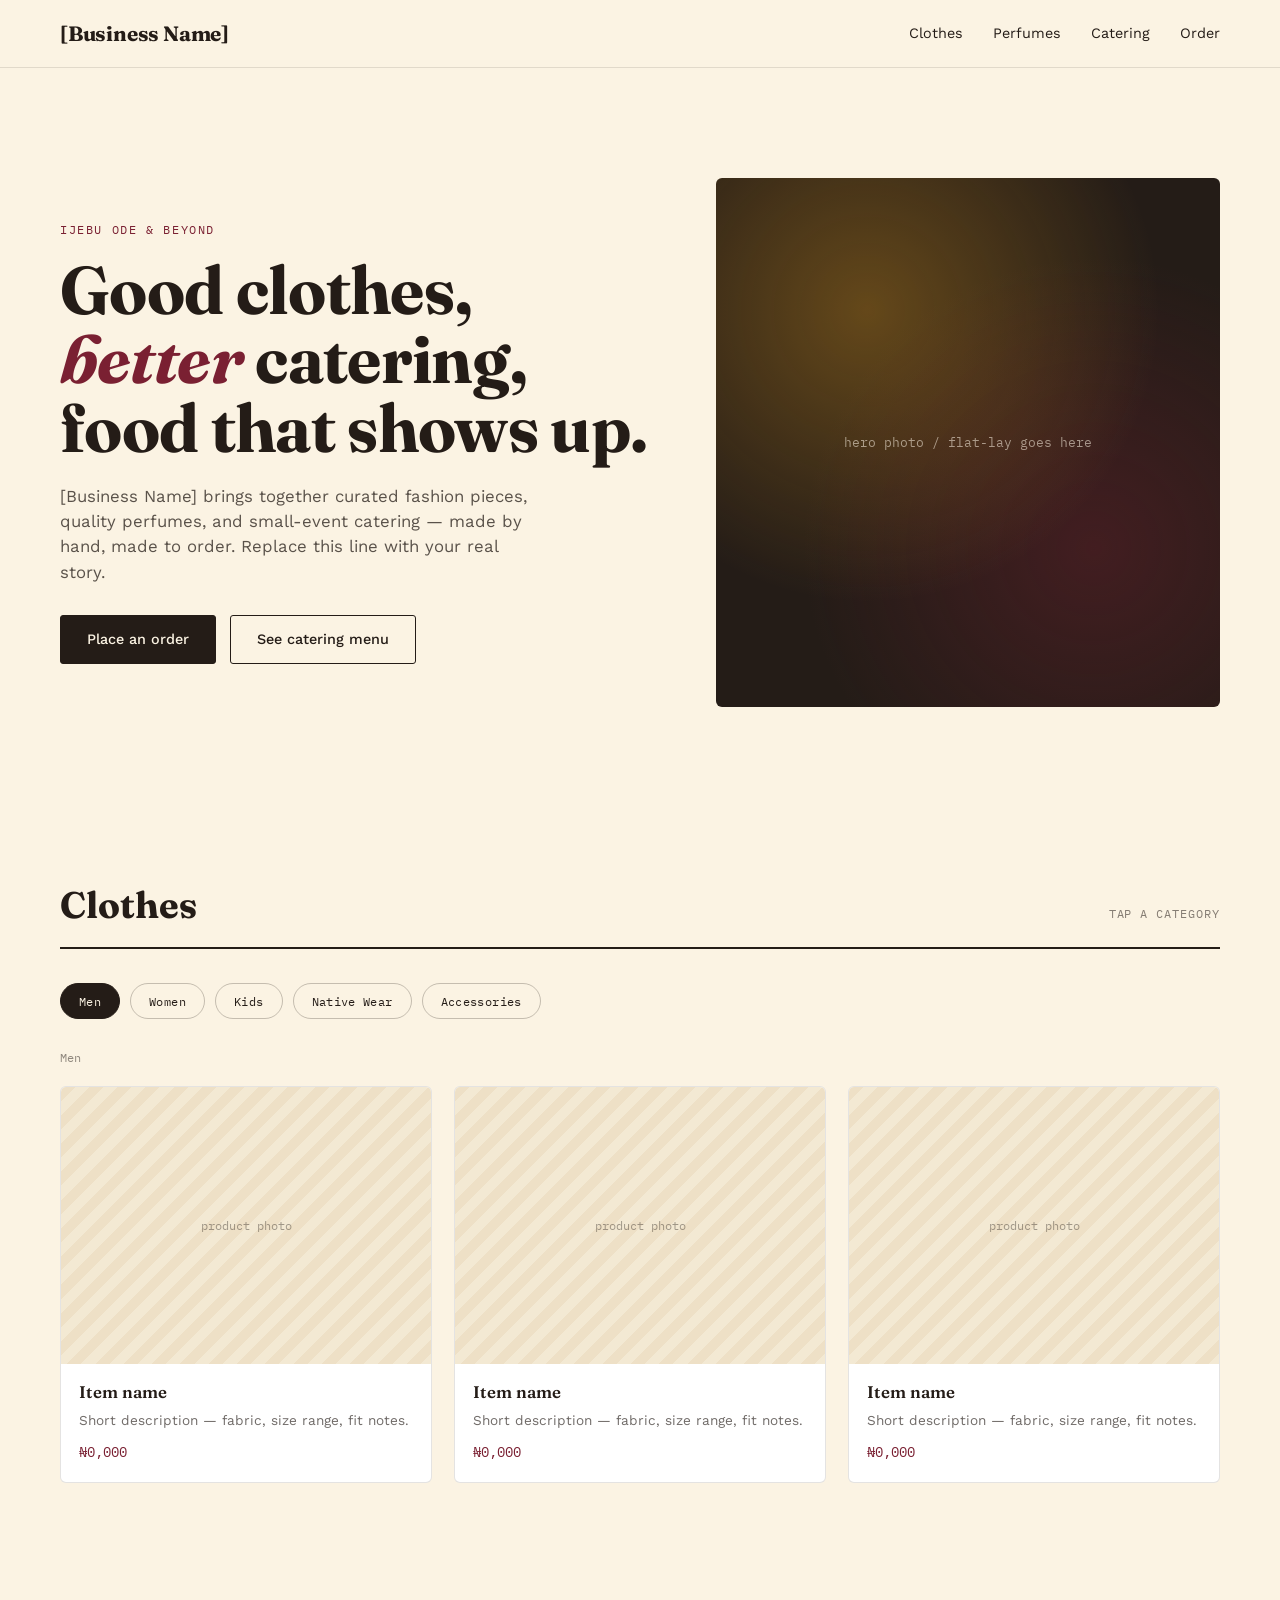
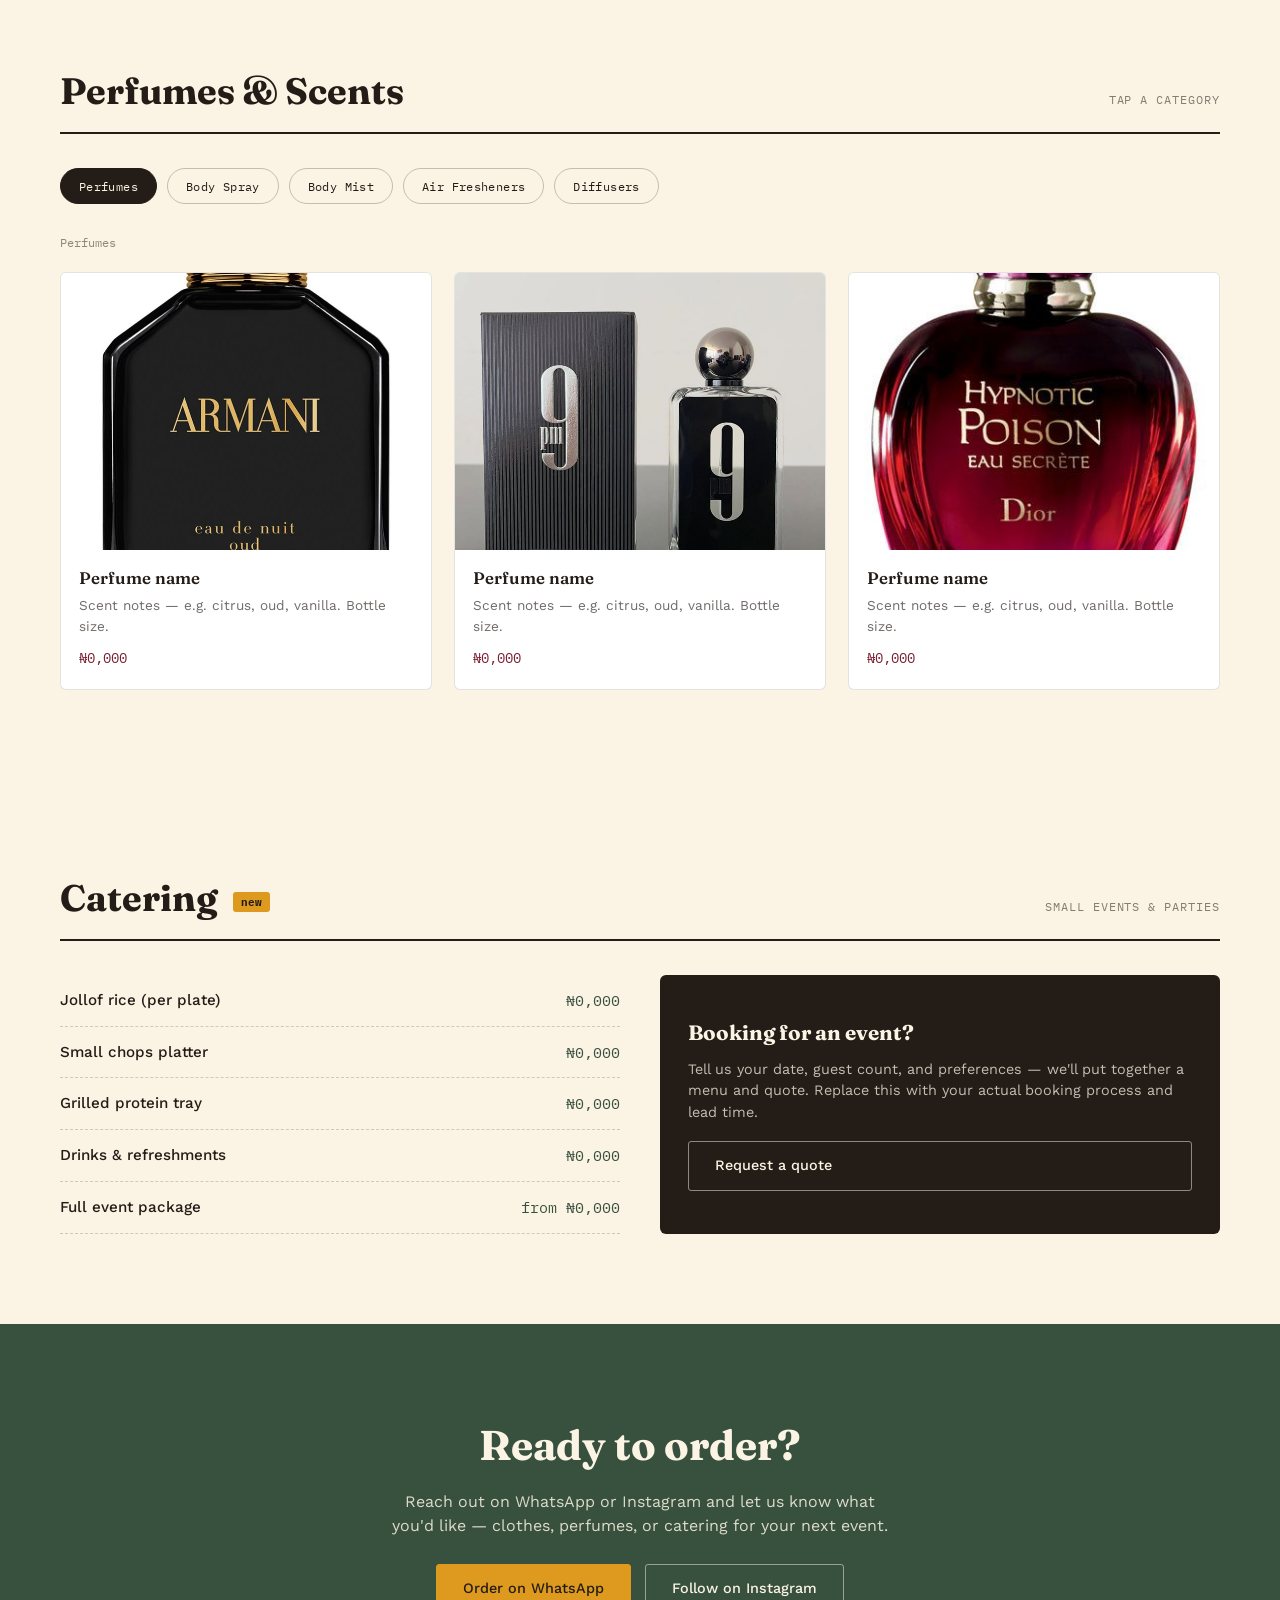
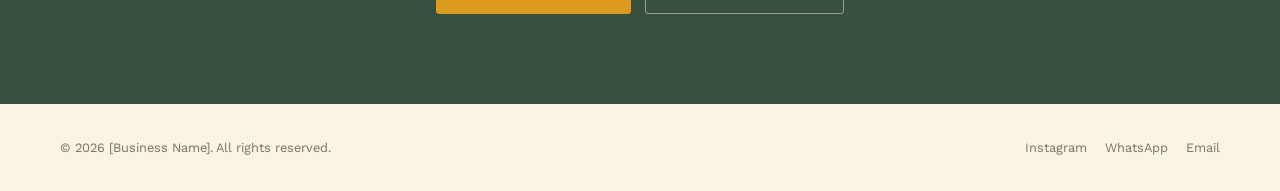
<file: marry/index.html>
<!DOCTYPE html>
<html lang="en">
<head>
<meta charset="UTF-8">
<meta name="viewport" content="width=device-width, initial-scale=1.0">
<title>[Business Name]</title>
<link rel="preconnect" href="https://fonts.googleapis.com">
<link href="https://fonts.googleapis.com/css2?family=Fraunces:ital,opsz,wght@0,9..144,600;0,9..144,700;1,9..144,600&family=Work+Sans:wght@400;500;600&family=IBM+Plex+Mono:wght@500&display=swap" rel="stylesheet">
<link rel="stylesheet" href="style.css">
</head>
<body>
 
<header>
  <div class="logo">[Business Name]</div>
  <nav>
    <a href="#clothes">Clothes</a>
    <a href="#perfumes">Perfumes</a>
    <a href="#catering">Catering</a>
    <a href="#order">Order</a>
  </nav>
</header>
 
<section class="hero">
  <div>
    <div class="eyebrow">Ijebu Ode &amp; beyond</div>
    <h1>Good clothes,<br><em>better</em> catering,<br>food that shows up.</h1>
    <p>[Business Name] brings together curated fashion pieces, quality perfumes, and small-event catering — made by hand, made to order. Replace this line with your real story.</p>
    <div class="btn-row">
      <a href="#order" class="btn btn-solid">Place an order</a>
      <a href="#catering" class="btn btn-outline">See catering menu</a>
    </div>
  </div>
  <div class="hero-visual">hero photo / flat-lay goes here</div>
</section>
 
<div class="weave"></div>
 
<section class="stall" id="clothes">
  <div class="stall-head">
    <div class="stall-title">Clothes</div>
    <div class="stall-tag">tap a category</div>
  </div>
 
  <div class="tab-row">
    <button class="tab-btn active" data-tab="men">Men</button>
    <button class="tab-btn" data-tab="women">Women</button>
    <button class="tab-btn" data-tab="kids">Kids</button>
    <button class="tab-btn" data-tab="native">Native Wear</button>
    <button class="tab-btn" data-tab="accessories">Accessories</button>
  </div>
 
  <div class="tab-panel active" data-panel="men">
    <div class="tab-count">Men</div>
    <div class="card-grid">
      <div class="card">
        <div class="card-img">product photo</div>
        <div class="card-body">
          <div class="card-title">Item name</div>
          <div class="card-desc">Short description — fabric, size range, fit notes.</div>
          <div class="card-price">₦0,000</div>
        </div>
      </div>
      <div class="card">
        <div class="card-img">product photo</div>
        <div class="card-body">
          <div class="card-title">Item name</div>
          <div class="card-desc">Short description — fabric, size range, fit notes.</div>
          <div class="card-price">₦0,000</div>
        </div>
      </div>
      <div class="card">
        <div class="card-img">product photo</div>
        <div class="card-body">
          <div class="card-title">Item name</div>
          <div class="card-desc">Short description — fabric, size range, fit notes.</div>
          <div class="card-price">₦0,000</div>
        </div>
      </div>
    </div>
  </div>
 
  <div class="tab-panel" data-panel="women">
    <div class="tab-count">Women</div>
    <div class="card-grid">
      <div class="card">
        <div class="card-img">product photo</div>
        <div class="card-body">
          <div class="card-title">Item name</div>
          <div class="card-desc">Short description — fabric, size range, fit notes.</div>
          <div class="card-price">₦0,000</div>
        </div>
      </div>
      <div class="card">
        <div class="card-img">product photo</div>
        <div class="card-body">
          <div class="card-title">Item name</div>
          <div class="card-desc">Short description — fabric, size range, fit notes.</div>
          <div class="card-price">₦0,000</div>
        </div>
      </div>
      <div class="card">
        <div class="card-img">product photo</div>
        <div class="card-body">
          <div class="card-title">Item name</div>
          <div class="card-desc">Short description — fabric, size range, fit notes.</div>
          <div class="card-price">₦0,000</div>
        </div>
      </div>
    </div>
  </div>
 
  <div class="tab-panel" data-panel="kids">
    <div class="tab-count">Kids</div>
    <div class="card-grid">
      <div class="card">
        <div class="card-img">product photo</div>
        <div class="card-body">
          <div class="card-title">Item name</div>
          <div class="card-desc">Short description — fabric, size range, fit notes.</div>
          <div class="card-price">₦0,000</div>
        </div>
      </div>
      <div class="card">
        <div class="card-img">product photo</div>
        <div class="card-body">
          <div class="card-title">Item name</div>
          <div class="card-desc">Short description — fabric, size range, fit notes.</div>
          <div class="card-price">₦0,000</div>
        </div>
      </div>
      <div class="card">
        <div class="card-img">product photo</div>
        <div class="card-body">
          <div class="card-title">Item name</div>
          <div class="card-desc">Short description — fabric, size range, fit notes.</div>
          <div class="card-price">₦0,000</div>
        </div>
      </div>
    </div>
  </div>
 
  <div class="tab-panel" data-panel="native">
    <div class="tab-count">Native Wear</div>
    <div class="card-grid">
      <div class="card">
        <div class="card-img">product photo</div>
        <div class="card-body">
          <div class="card-title">Item name</div>
          <div class="card-desc">Short description — fabric, size range, fit notes.</div>
          <div class="card-price">₦0,000</div>
        </div>
      </div>
      <div class="card">
        <div class="card-img">product photo</div>
        <div class="card-body">
          <div class="card-title">Item name</div>
          <div class="card-desc">Short description — fabric, size range, fit notes.</div>
          <div class="card-price">₦0,000</div>
        </div>
      </div>
      <div class="card">
        <div class="card-img">product photo</div>
        <div class="card-body">
          <div class="card-title">Item name</div>
          <div class="card-desc">Short description — fabric, size range, fit notes.</div>
          <div class="card-price">₦0,000</div>
        </div>
      </div>
    </div>
  </div>
 
  <div class="tab-panel" data-panel="accessories">
    <div class="tab-count">Accessories</div>
    <div class="card-grid">
      <div class="card">
        <div class="card-img">product photo</div>
        <div class="card-body">
          <div class="card-title">Item name</div>
          <div class="card-desc">Short description — fabric, size range, fit notes.</div>
          <div class="card-price">₦0,000</div>
        </div>
      </div>
      <div class="card">
        <div class="card-img">product photo</div>
        <div class="card-body">
          <div class="card-title">Item name</div>
          <div class="card-desc">Short description — fabric, size range, fit notes.</div>
          <div class="card-price">₦0,000</div>
        </div>
      </div>
      <div class="card">
        <div class="card-img">product photo</div>
        <div class="card-body">
          <div class="card-title">Item name</div>
          <div class="card-desc">Short description — fabric, size range, fit notes.</div>
          <div class="card-price">₦0,000</div>
        </div>
      </div>
    </div>
  </div>
</section>
 
<div class="weave"></div>
 
<section class="stall" id="perfumes">
  <div class="stall-head">
    <div class="stall-title">Perfumes &amp; Scents</div>
    <div class="stall-tag">tap a category</div>
  </div>
 
  <div class="tab-row">
    <button class="tab-btn active" data-tab="perfume">Perfumes</button>
    <button class="tab-btn" data-tab="bodyspray">Body Spray</button>
    <button class="tab-btn" data-tab="bodymist">Body Mist</button>
    <button class="tab-btn" data-tab="airfreshener">Air Fresheners</button>
    <button class="tab-btn" data-tab="diffuser">Diffusers</button>
  </div>
 
  <div class="tab-panel active" data-panel="perfume">
    <div class="tab-count">Perfumes</div>
    <div class="card-grid">
      <div class="card">
        <div class="card-img"><img src="images/aroma.jpg" alt="Perfume" style="width:100%; height:40vh;"></div>
        <div class="card-body">
          <div class="card-title">Perfume name</div>
          <div class="card-desc">Scent notes — e.g. citrus, oud, vanilla. Bottle size.</div>
          <div class="card-price">₦0,000</div>
        </div>
      </div>
      <div class="card">
        <div class="card-img"><img src="images/pef.jpg" alt="Perfume"></div>
        <div class="card-body">
          <div class="card-title">Perfume name</div>
          <div class="card-desc">Scent notes — e.g. citrus, oud, vanilla. Bottle size.</div>
          <div class="card-price">₦0,000</div>
        </div>
      </div>
      <div class="card">
        <div class="card-img"><img src="images/Hypnotic Poison Dior.jpg" alt="Perfume"></div>
        <div class="card-body">
          <div class="card-title">Perfume name</div>
          <div class="card-desc">Scent notes — e.g. citrus, oud, vanilla. Bottle size.</div>
          <div class="card-price">₦0,000</div>
        </div>
      </div>
    </div>
  </div>
 
  <div class="tab-panel" data-panel="bodyspray">
    <div class="tab-count">Body Spray</div>
    <div class="card-grid">
      <div class="card">
        <div class="card-img"><img src="images/download (6).jpg" alt=""></div>
        <div class="card-body">
          <div class="card-title">Body spray name</div>
          <div class="card-desc">Scent family, can size (e.g. 200ml).</div>
          <div class="card-price">₦0,000</div>
        </div>
      </div>
      <div class="card">
        <div class="card-img"><img src="images/bandgifts.jpg" alt=""></div>
        <div class="card-body">
          <div class="card-title">Body spray name</div>
          <div class="card-desc">Scent family, can size (e.g. 200ml).</div>
          <div class="card-price">₦0,000</div>
        </div>
      </div>
      <div class="card">
        <div class="card-img"><img src="images/amber wood.jpg" alt=""></div>
        <div class="card-body">
          <div class="card-title">Body spray name</div>
          <div class="card-desc">Scent family, can size (e.g. 200ml).</div>
          <div class="card-price">₦0,000</div>
        </div>
      </div>
    </div>
  </div>
 
  <div class="tab-panel" data-panel="bodymist">
    <div class="tab-count">Body Mist</div>
    <div class="card-grid">
      <div class="card">
        <div class="card-img">body mist photo</div>
        <div class="card-body">
          <div class="card-title">Body mist name</div>
          <div class="card-desc">Light, everyday scent. Bottle size.</div>
          <div class="card-price">₦0,000</div>
        </div>
      </div>
      <div class="card">
        <div class="card-img">body mist photo</div>
        <div class="card-body">
          <div class="card-title">Body mist name</div>
          <div class="card-desc">Light, everyday scent. Bottle size.</div>
          <div class="card-price">₦0,000</div>
        </div>
      </div>
      <div class="card">
        <div class="card-img">body mist photo</div>
        <div class="card-body">
          <div class="card-title">Body mist name</div>
          <div class="card-desc">Light, everyday scent. Bottle size.</div>
          <div class="card-price">₦0,000</div>
        </div>
      </div>
    </div>
  </div>
 
  <div class="tab-panel" data-panel="airfreshener">
    <div class="tab-count">Air Fresheners</div>
    <div class="card-grid">
      <div class="card">
        <div class="card-img">air freshener photo</div>
        <div class="card-body">
          <div class="card-title">Air freshener name</div>
          <div class="card-desc">Room / car spray, scent, size.</div>
          <div class="card-price">₦0,000</div>
        </div>
      </div>
      <div class="card">
        <div class="card-img">air freshener photo</div>
        <div class="card-body">
          <div class="card-title">Air freshener name</div>
          <div class="card-desc">Room / car spray, scent, size.</div>
          <div class="card-price">₦0,000</div>
        </div>
      </div>
      <div class="card">
        <div class="card-img">air freshener photo</div>
        <div class="card-body">
          <div class="card-title">Air freshener name</div>
          <div class="card-desc">Room / car spray, scent, size.</div>
          <div class="card-price">₦0,000</div>
        </div>
      </div>
    </div>
  </div>
 
  <div class="tab-panel" data-panel="diffuser">
    <div class="tab-count">Diffusers</div>
    <div class="card-grid">
      <div class="card">
        <div class="card-img">diffuser photo</div>
        <div class="card-body">
          <div class="card-title">Diffuser name</div>
          <div class="card-desc">Reed count, scent, jar size, how long it lasts.</div>
          <div class="card-price">₦0,000</div>
        </div>
      </div>
      <div class="card">
        <div class="card-img">diffuser photo</div>
        <div class="card-body">
          <div class="card-title">Diffuser name</div>
          <div class="card-desc">Reed count, scent, jar size, how long it lasts.</div>
          <div class="card-price">₦0,000</div>
        </div>
      </div>
      <div class="card">
        <div class="card-img">diffuser photo</div>
        <div class="card-body">
          <div class="card-title">Diffuser name</div>
          <div class="card-desc">Reed count, scent, jar size, how long it lasts.</div>
          <div class="card-price">₦0,000</div>
        </div>
      </div>
    </div>
  </div>
</section>
 
<div class="weave"></div>
 
<section class="stall" id="catering">
  <div class="stall-head">
    <div class="stall-title">Catering <span class="edit-flag">new</span></div>
    <div class="stall-tag">small events &amp; parties</div>
  </div>
  <div class="catering-wrap">
    <ul class="menu-list">
      <li><span>Jollof rice (per plate)</span><span>₦0,000</span></li>
      <li><span>Small chops platter</span><span>₦0,000</span></li>
      <li><span>Grilled protein tray</span><span>₦0,000</span></li>
      <li><span>Drinks &amp; refreshments</span><span>₦0,000</span></li>
      <li><span>Full event package</span><span>from ₦0,000</span></li>
    </ul>
    <div class="cater-note">
      <h3>Booking for an event?</h3>
      <p>Tell us your date, guest count, and preferences — we'll put together a menu and quote. Replace this with your actual booking process and lead time.</p>
      <a href="#order" class="btn btn-outline" style="border-color:rgba(251,243,227,.5); color:var(--cream);">Request a quote</a>
    </div>
  </div>
</section>
 
<section class="order" id="order">
  <h2>Ready to order?</h2>
  <p>Reach out on WhatsApp or Instagram and let us know what you'd like — clothes, perfumes, or catering for your next event.</p>
  <div class="btn-row">
    <a href="#" class="btn btn-solid">Order on WhatsApp</a>
    <a href="#" class="btn btn-outline">Follow on Instagram</a>
  </div>
</section>
 
<footer>
  <div>© <span id="year"></span> [Business Name]. All rights reserved.</div>
  <div class="foot-links">
    <a href="#">Instagram</a>
    <a href="#">WhatsApp</a>
    <a href="#">Email</a>
  </div>
</footer>
 
<script src="script.js"></script>
 
</body>
</html>
</file>
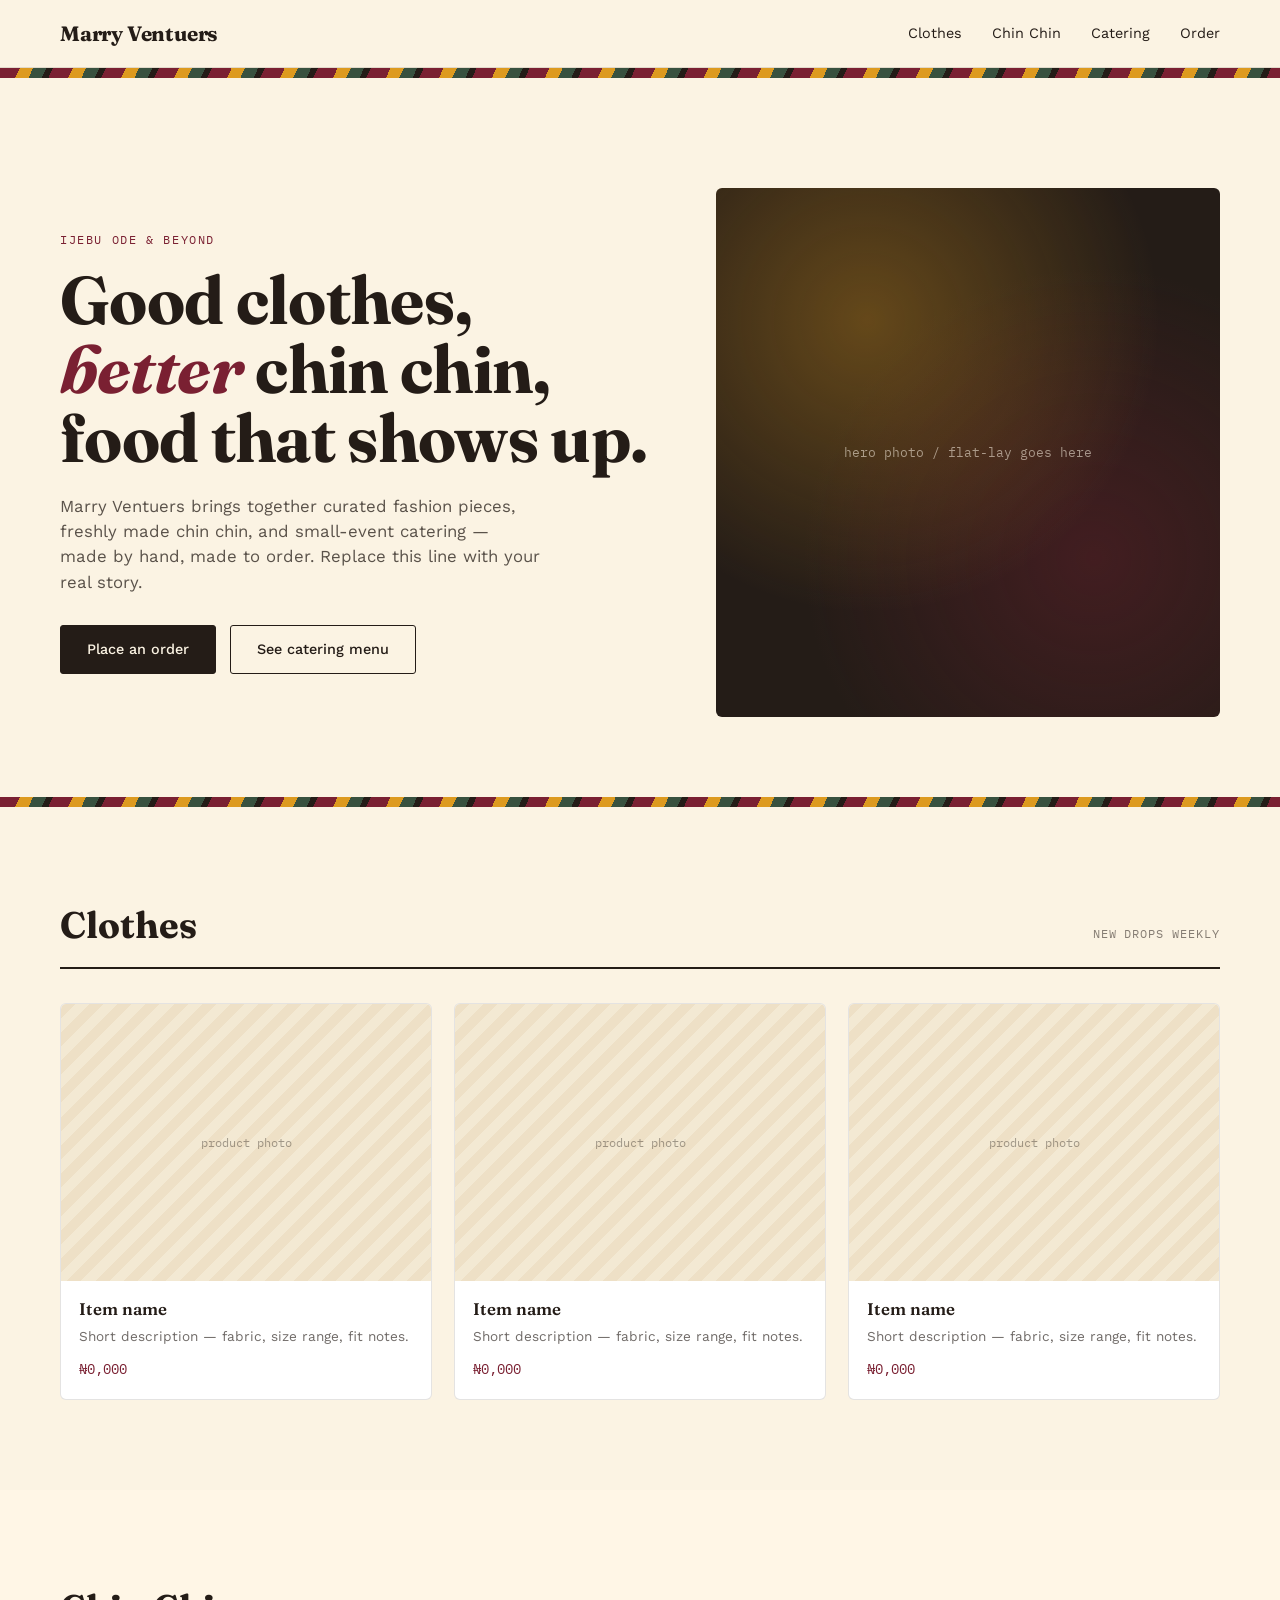
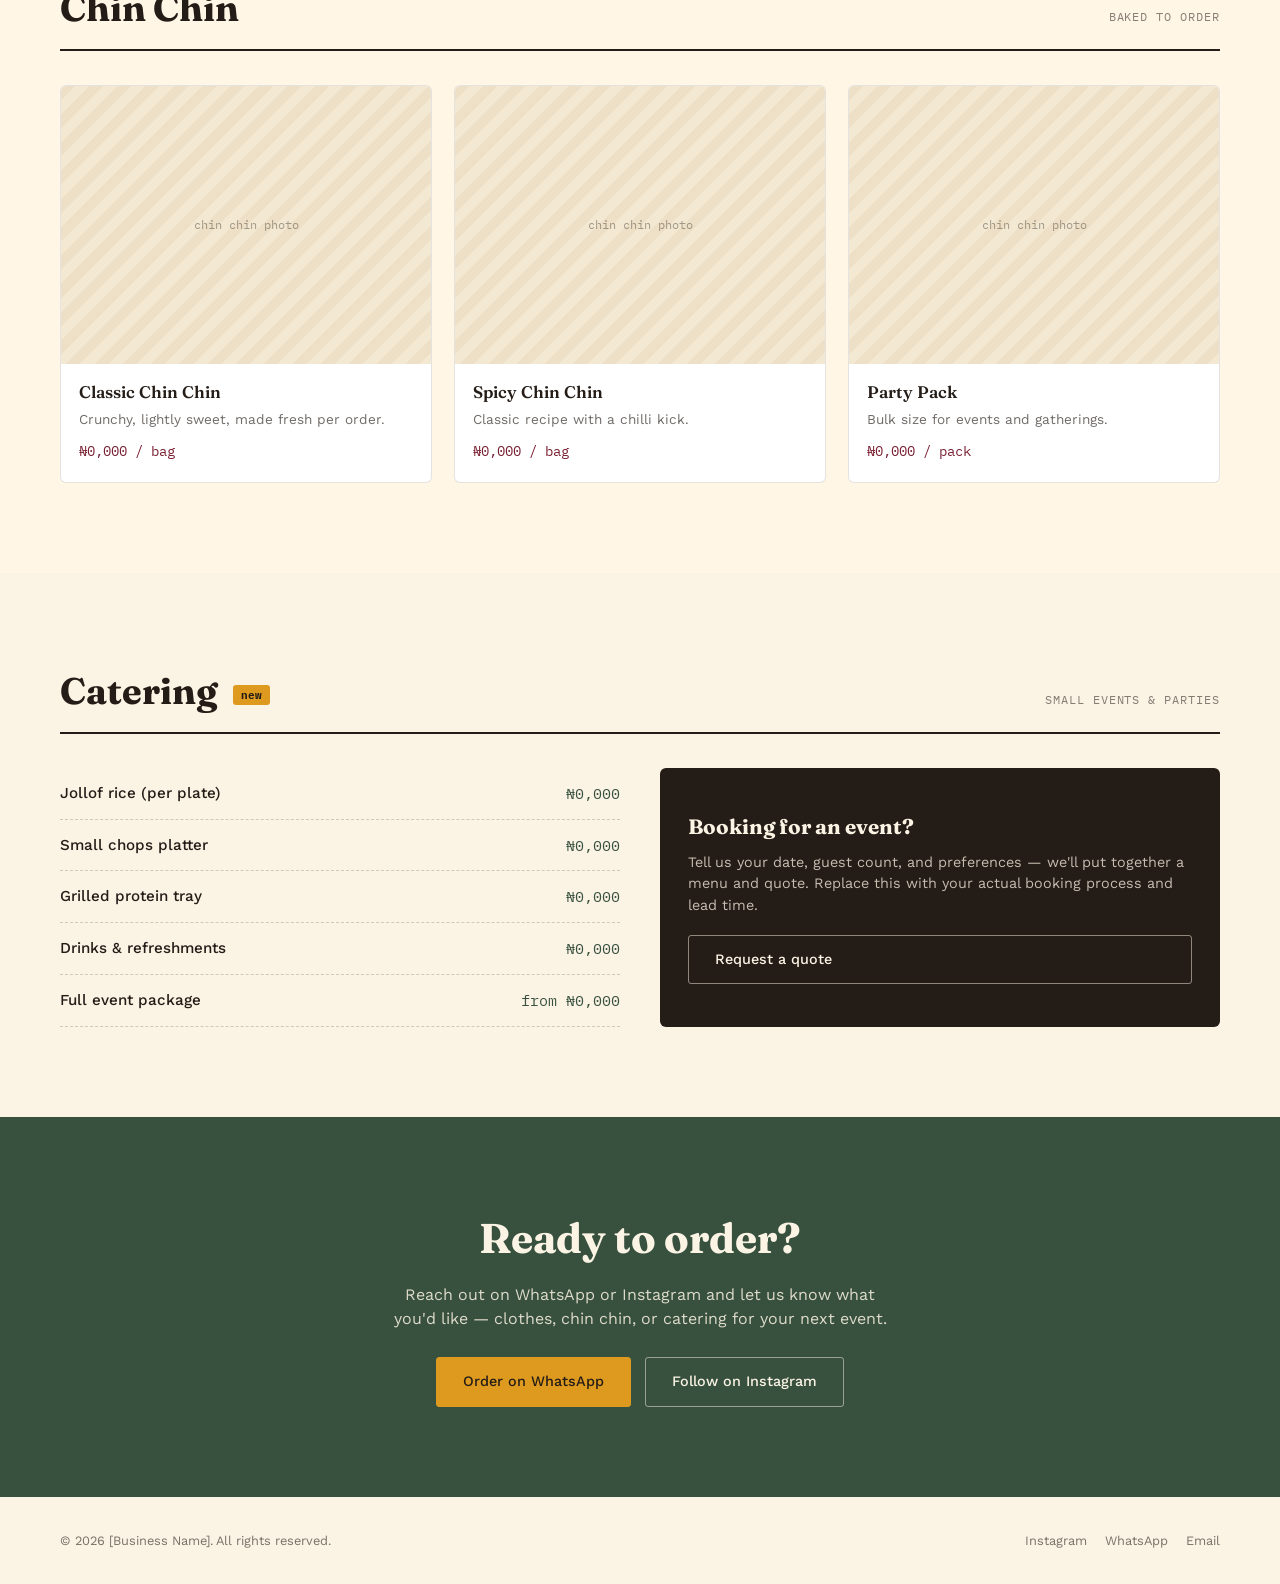
<file: Shoe/index.html>
<!DOCTYPE html> 
<html lang="en">
<head>
<meta charset="UTF-8">
<meta name="viewport" content="width=device-width, initial-scale=1.0">
<title>Marry Ventuers</title>
<link rel="preconnect" href="https://fonts.googleapis.com">
<link href="https://fonts.googleapis.com/css2?family=Fraunces:ital,opsz,wght@0,9..144,600;0,9..144,700;1,9..144,600&family=Work+Sans:wght@400;500;600&family=IBM+Plex+Mono:wght@500&display=swap" rel="stylesheet">
<link rel="stylesheet" href="style.css">
</head>
<body>
 
<header>
  <div class="logo">Marry Ventuers</div>
  <nav>
    <a href="#clothes">Clothes</a>
    <a href="#chinchin">Chin Chin</a>
    <a href="#catering">Catering</a>
    <a href="#order">Order</a>
  </nav>
</header>
<div class="weave"></div>
 
<section class="hero">
  <div>
    <div class="eyebrow">Ijebu Ode &amp; beyond</div>
    <h1>Good clothes,<br><em>better</em> chin chin,<br>food that shows up.</h1>
    <p>Marry Ventuers brings together curated fashion pieces, freshly made chin chin, and small-event catering — made by hand, made to order. Replace this line with your real story.</p>
    <div class="btn-row">
      <a href="#order" class="btn btn-solid">Place an order</a>
      <a href="#catering" class="btn btn-outline">See catering menu</a>
    </div>
  </div>
  <div class="hero-visual">hero photo / flat-lay goes here</div>
</section>
 
<div class="weave"></div>
 
<section class="stall" id="clothes">
  <div class="stall-head">
    <div class="stall-title">Clothes</div>
    <div class="stall-tag">new drops weekly</div>
  </div>
  <div class="card-grid">
    <div class="card">
      <div class="card-img">product photo</div>
      <div class="card-body">
        <div class="card-title">Item name</div>
        <div class="card-desc">Short description — fabric, size range, fit notes.</div>
        <div class="card-price">₦0,000</div>
      </div>
    </div>
    <div class="card">
      <div class="card-img">product photo</div>
      <div class="card-body">
        <div class="card-title">Item name</div>
        <div class="card-desc">Short description — fabric, size range, fit notes.</div>
        <div class="card-price">₦0,000</div>
      </div>
    </div>
    <div class="card">
      <div class="card-img">product photo</div>
      <div class="card-body">
        <div class="card-title">Item name</div>
        <div class="card-desc">Short description — fabric, size range, fit notes.</div>
        <div class="card-price">₦0,000</div>
      </div>
    </div>
  </div>
</section>
 
<section class="stall chinchin" id="chinchin">
  <div class="stall-head">
    <div class="stall-title">Chin Chin</div>
    <div class="stall-tag">baked to order</div>
  </div>
  <div class="card-grid">
    <div class="card">
      <div class="card-img">chin chin photo</div>
      <div class="card-body">
        <div class="card-title">Classic Chin Chin</div>
        <div class="card-desc">Crunchy, lightly sweet, made fresh per order.</div>
        <div class="card-price">₦0,000 / bag</div>
      </div>
    </div>
    <div class="card">
      <div class="card-img">chin chin photo</div>
      <div class="card-body">
        <div class="card-title">Spicy Chin Chin</div>
        <div class="card-desc">Classic recipe with a chilli kick.</div>
        <div class="card-price">₦0,000 / bag</div>
      </div>
    </div>
    <div class="card">
      <div class="card-img">chin chin photo</div>
      <div class="card-body">
        <div class="card-title">Party Pack</div>
        <div class="card-desc">Bulk size for events and gatherings.</div>
        <div class="card-price">₦0,000 / pack</div>
      </div>
    </div>
  </div>
</section>
 
<section class="stall" id="catering">
  <div class="stall-head">
    <div class="stall-title">Catering <span class="edit-flag">new</span></div>
    <div class="stall-tag">small events &amp; parties</div>
  </div>
  <div class="catering-wrap">
    <ul class="menu-list">
      <li><span>Jollof rice (per plate)</span><span>₦0,000</span></li>
      <li><span>Small chops platter</span><span>₦0,000</span></li>
      <li><span>Grilled protein tray</span><span>₦0,000</span></li>
      <li><span>Drinks &amp; refreshments</span><span>₦0,000</span></li>
      <li><span>Full event package</span><span>from ₦0,000</span></li>
    </ul>
    <div class="cater-note">
      <h3>Booking for an event?</h3>
      <p>Tell us your date, guest count, and preferences — we'll put together a menu and quote. Replace this with your actual booking process and lead time.</p>
      <a href="#order" class="btn btn-outline" style="border-color:rgba(251,243,227,.5); color:var(--cream);">Request a quote</a>
    </div>
  </div>
</section>
 
<section class="order" id="order">
  <h2>Ready to order?</h2>
  <p>Reach out on WhatsApp or Instagram and let us know what you'd like — clothes, chin chin, or catering for your next event.</p>
  <div class="btn-row">
    <a href="#" class="btn btn-solid">Order on WhatsApp</a>
    <a href="#" class="btn btn-outline">Follow on Instagram</a>
  </div>
</section>
 
<footer>
  <div>© <span id="year"></span> [Business Name]. All rights reserved.</div>
  <div class="foot-links">
    <a href="#">Instagram</a>
    <a href="#">WhatsApp</a>
    <a href="#">Email</a>
  </div>
</footer>
 
<script>
  document.getElementById('year').textContent = new Date().getFullYear();
</script>
 
</body>
</html>
</file>
<file: marry/style.css>
:root{
  --cream:#fbf3e3;
  --charcoal:#241c17;
  --maroon:#7a2032;
  --mustard:#dd9a1f;
  --forest:#38513f;
  --line:#241c17;
}
*{box-sizing:border-box; margin:0; padding:0;}
body{
  background: var(--cream);
  color: var(--charcoal);
  font-family:'Work Sans', sans-serif;
  line-height:1.5;
}
a{ color:inherit; }
img{ max-width:100%; display:block; }
 
/* .weave{
  height: 10px;
  background: repeating-linear-gradient(
    115deg,
    var(--maroon) 0 18px,
    var(--mustard) 18px 30px,
    var(--forest) 30px 42px,
    var(--charcoal) 42px 48px
  );
}
  */
header{
  padding: 18px clamp(20px,5vw,60px);
  display:flex; align-items:center; justify-content:space-between;
  border-bottom: 1px solid rgba(36,28,23,.12);
  position:sticky; top:0; background:var(--cream); z-index:50;
}
.logo{
  font-family:'Fraunces', serif; font-weight:700; font-size:1.3rem;
  letter-spacing:-.01em;
}
nav{ display:flex; gap: clamp(14px,3vw,30px); font-size:.9rem; }
nav a{ text-decoration:none; position:relative; }
nav a:hover{ color: var(--maroon); }
.nav-toggle{ display:none; background:none; border:none; font-size:1.4rem; cursor:pointer; }
@media (max-width: 680px){ nav{ display:none; } }
 
.hero{
  padding: clamp(50px,10vw,110px) clamp(20px,6vw,60px) clamp(40px,8vw,80px);
  display:grid; grid-template-columns: 1.1fr .9fr; gap: 40px; align-items:center;
}
@media (max-width: 780px){ .hero{ grid-template-columns:1fr; } }
.eyebrow{
  font-family:'IBM Plex Mono', monospace; font-size:.72rem; letter-spacing:.14em;
  text-transform:uppercase; color: var(--maroon); margin-bottom:18px;
}
h1{
  font-family:'Fraunces', serif; font-weight:700;
  font-size: clamp(2.4rem, 6vw, 4.2rem); line-height:1.02; letter-spacing:-.01em;
  margin-bottom: 22px;
}
h1 em{ font-style:italic; color: var(--maroon); }
.hero p{ font-size:1.05rem; max-width: 48ch; color: rgba(36,28,23,.75); margin-bottom: 30px; }
.btn-row{ display:flex; gap:14px; flex-wrap:wrap; }
.btn{
  display:inline-block; padding: 13px 26px; border-radius: 3px;
  font-size:.9rem; text-decoration:none; font-weight:500;
  border: 1px solid var(--charcoal);
}
.btn-solid{ background: var(--charcoal); color: var(--cream); }
.btn-outline{ background:transparent; color:var(--charcoal); }
 
.hero-visual{
  aspect-ratio: 1/1.05; border-radius: 6px;
  background:
    radial-gradient(circle at 30% 25%, rgba(221,154,31,.35), transparent 55%),
    radial-gradient(circle at 75% 70%, rgba(122,32,50,.35), transparent 55%),
    var(--charcoal);
  display:flex; align-items:center; justify-content:center;
  color: rgba(251,243,227,.55); font-family:'IBM Plex Mono',monospace; font-size:.8rem;
  text-align:center; padding: 20px;
}
 
section.stall{ padding: clamp(50px,8vw,90px) clamp(20px,6vw,60px); }
.stall-head{
  display:flex; align-items:baseline; justify-content:space-between; gap: 20px;
  margin-bottom: 34px; flex-wrap:wrap;
  border-bottom: 2px solid var(--charcoal); padding-bottom: 14px;
}
.stall-title{ font-family:'Fraunces', serif; font-weight:700; font-size: clamp(1.6rem,3.4vw,2.3rem); }
.stall-tag{ font-family:'IBM Plex Mono', monospace; font-size:.75rem; letter-spacing:.08em; text-transform:uppercase; color: rgba(36,28,23,.55); }
 
.card-grid{ display:grid; grid-template-columns: repeat(3, 1fr); gap: 22px; }
@media (max-width: 900px){ .card-grid{ grid-template-columns: repeat(2,1fr);} }
@media (max-width: 560px){ .card-grid{ grid-template-columns: 1fr;} }
 
.card{
  background:#fff; border: 1px solid rgba(36,28,23,.12); border-radius: 6px; overflow:hidden;
}
.card-img{
  aspect-ratio: 4/3; overflow:hidden;
  background: repeating-linear-gradient(135deg, #eee0c6, #eee0c6 10px, #f3e9d3 10px, #f3e9d3 20px);
  display:flex; align-items:center; justify-content:center;
  font-family:'IBM Plex Mono', monospace; font-size:.72rem; color: rgba(36,28,23,.4);
}
.card-img img{ width:100%; height:100%; object-fit: cover; display:block; }
.card-body{ padding: 16px 18px 20px; }
.card-title{ font-family:'Fraunces', serif; font-weight:600; font-size:1.05rem; margin-bottom:4px; }
.card-desc{ font-size:.85rem; color: rgba(36,28,23,.65); margin-bottom: 12px; }
.card-price{ font-family:'IBM Plex Mono', monospace; font-size:.85rem; color: var(--maroon); }
 
/* ---------- tabbed segments (used by Clothes and Perfumes sections) ---------- */
.tab-row{
  display:flex; gap:10px; flex-wrap:wrap; margin-bottom: 30px;
}
.tab-btn{
  font-family:'IBM Plex Mono', monospace; font-size:.78rem; letter-spacing:.03em;
  padding: 9px 18px; border-radius: 30px; border: 1px solid rgba(36,28,23,.25);
  background: transparent; color: var(--charcoal); cursor:pointer;
  transition: background .2s ease, color .2s ease, border-color .2s ease;
}
.tab-btn:hover{ border-color: var(--charcoal); }
.tab-btn.active{ background: var(--charcoal); color: var(--cream); border-color: var(--charcoal); }
 
.tab-panel{ display:none; }
.tab-panel.active{ display:block; animation: fadeIn .35s ease; }
@keyframes fadeIn{ from{ opacity:0; transform:translateY(6px);} to{ opacity:1; transform:translateY(0);} }
 
.tab-count{
  font-family:'IBM Plex Mono', monospace; font-size:.72rem; color: rgba(36,28,23,.5);
  margin-bottom: 20px;
}
 
.catering-wrap{ display:grid; grid-template-columns: 1fr 1fr; gap: 40px; }
@media (max-width: 780px){ .catering-wrap{ grid-template-columns:1fr; } }
.menu-list{ list-style:none; }
.menu-list li{
  display:flex; justify-content:space-between; gap:10px;
  padding: 14px 0; border-bottom: 1px dashed rgba(36,28,23,.2);
  font-size:.95rem;
}
.menu-list li span:first-child{ font-weight:500; }
.menu-list li span:last-child{ font-family:'IBM Plex Mono', monospace; color: var(--forest); }
.cater-note{
  background: var(--charcoal); color: var(--cream); border-radius:6px;
  padding: 26px 28px; display:flex; flex-direction:column; justify-content:center;
}
.cater-note h3{ font-family:'Fraunces', serif; font-size:1.3rem; margin-bottom:10px; }
.cater-note p{ font-size:.9rem; color: rgba(251,243,227,.75); margin-bottom: 18px; }
 
.order{
  padding: clamp(50px,8vw,90px) clamp(20px,6vw,60px);
  background: var(--forest); color: var(--cream); text-align:center;
}
.order h2{ font-family:'Fraunces', serif; font-size: clamp(1.8rem,4vw,2.6rem); margin-bottom: 14px; }
.order p{ opacity:.85; max-width: 50ch; margin: 0 auto 26px; }
.order .btn-row{ justify-content:center; }
.order .btn-solid{ background: var(--mustard); border-color: var(--mustard); color: var(--charcoal); }
.order .btn-outline{ border-color: rgba(251,243,227,.5); color: var(--cream); }
 
footer{
  padding: 34px clamp(20px,6vw,60px);
  display:flex; justify-content:space-between; align-items:center; flex-wrap:wrap; gap:14px;
  font-size:.8rem; color: rgba(36,28,23,.6);
}
.foot-links{ display:flex; gap: 18px; }
.foot-links a{ text-decoration:none; }
 
.edit-flag{
  font-family:'IBM Plex Mono', monospace; font-size:.68rem;
  background: var(--mustard); color: var(--charcoal);
  display:inline-block; padding: 2px 8px; border-radius: 3px; margin-left: 8px;
  vertical-align: middle;
}
</file>
<file: Shoe/style.css>
:root{
    --cream:#fbf3e3;
    --charcoal:#241c17;
    --maroon:#7a2032;
    --mustard:#dd9a1f;
    --forest:#38513f;
    --line:#241c17;
  }
  *{box-sizing:border-box; margin:0; padding:0;}
  body{
    background: var(--cream);
    color: var(--charcoal);
    font-family:'Work Sans', sans-serif;
    line-height:1.5;
  }
  a{ color:inherit; }
  img{ max-width:100%; display:block; }
 
  /* woven stripe pattern used as signature texture */
  .weave{
    height: 10px;
    background: repeating-linear-gradient(
      115deg,
      var(--maroon) 0 18px,
      var(--mustard) 18px 30px,
      var(--forest) 30px 42px,
      var(--charcoal) 42px 48px
    );
  }
 
  header{
    padding: 18px clamp(20px,5vw,60px);
    display:flex; align-items:center; justify-content:space-between;
    border-bottom: 1px solid rgba(36,28,23,.12);
    position:sticky; top:0; background:var(--cream); z-index:50;
  }
  .logo{
    font-family:'Fraunces', serif; font-weight:700; font-size:1.3rem;
    letter-spacing:-.01em;
  }
  nav{ display:flex; gap: clamp(14px,3vw,30px); font-size:.9rem; }
  nav a{ text-decoration:none; position:relative; }
  nav a:hover{ color: var(--maroon); }
  .nav-toggle{ display:none; background:none; border:none; font-size:1.4rem; cursor:pointer; }
  @media (max-width: 680px){
    nav{ display:none; }
  }
 
  /* ---------- hero ---------- */
  .hero{
    padding: clamp(50px,10vw,110px) clamp(20px,6vw,60px) clamp(40px,8vw,80px);
    display:grid; grid-template-columns: 1.1fr .9fr; gap: 40px; align-items:center;
  }
  @media (max-width: 780px){ .hero{ grid-template-columns:1fr; } }
  .eyebrow{
    font-family:'IBM Plex Mono', monospace; font-size:.72rem; letter-spacing:.14em;
    text-transform:uppercase; color: var(--maroon); margin-bottom:18px;
  }
  h1{
    font-family:'Fraunces', serif; font-weight:700;
    font-size: clamp(2.4rem, 6vw, 4.2rem); line-height:1.02; letter-spacing:-.01em;
    margin-bottom: 22px;
  }
  h1 em{ font-style:italic; color: var(--maroon); }
  .hero p{ font-size:1.05rem; max-width: 48ch; color: rgba(36,28,23,.75); margin-bottom: 30px; }
  .btn-row{ display:flex; gap:14px; flex-wrap:wrap; }
  .btn{
    display:inline-block; padding: 13px 26px; border-radius: 3px;
    font-size:.9rem; text-decoration:none; font-weight:500;
    border: 1px solid var(--charcoal);
  }
  .btn-solid{ background: var(--charcoal); color: var(--cream); }
  .btn-outline{ background:transparent; color:var(--charcoal); }
 
  .hero-visual{
    aspect-ratio: 1/1.05; border-radius: 6px;
    background:
      radial-gradient(circle at 30% 25%, rgba(221,154,31,.35), transparent 55%),
      radial-gradient(circle at 75% 70%, rgba(122,32,50,.35), transparent 55%),
      var(--charcoal);
    display:flex; align-items:center; justify-content:center;
    color: rgba(251,243,227,.55); font-family:'IBM Plex Mono',monospace; font-size:.8rem;
    text-align:center; padding: 20px;
  }
 
  /* ---------- section shell ---------- */
  section.stall{ padding: clamp(50px,8vw,90px) clamp(20px,6vw,60px); }
  .stall-head{
    display:flex; align-items:baseline; justify-content:space-between; gap: 20px;
    margin-bottom: 34px; flex-wrap:wrap;
    border-bottom: 2px solid var(--charcoal); padding-bottom: 14px;
  }
  .stall-title{ font-family:'Fraunces', serif; font-weight:700; font-size: clamp(1.6rem,3.4vw,2.3rem); }
  .stall-tag{ font-family:'IBM Plex Mono', monospace; font-size:.75rem; letter-spacing:.08em; text-transform:uppercase; color: rgba(36,28,23,.55); }
 
  .card-grid{ display:grid; grid-template-columns: repeat(3, 1fr); gap: 22px; }
  @media (max-width: 900px){ .card-grid{ grid-template-columns: repeat(2,1fr);} }
  @media (max-width: 560px){ .card-grid{ grid-template-columns: 1fr;} }
 
  .card{
    background:#fff; border: 1px solid rgba(36,28,23,.12); border-radius: 6px; overflow:hidden;
  }
  .card-img{
    aspect-ratio: 4/3; background: repeating-linear-gradient(135deg, #eee0c6, #eee0c6 10px, #f3e9d3 10px, #f3e9d3 20px);
    display:flex; align-items:center; justify-content:center;
    font-family:'IBM Plex Mono', monospace; font-size:.72rem; color: rgba(36,28,23,.4);
  }
  .card-body{ padding: 16px 18px 20px; }
  .card-title{ font-family:'Fraunces', serif; font-weight:600; font-size:1.05rem; margin-bottom:4px; }
  .card-desc{ font-size:.85rem; color: rgba(36,28,23,.65); margin-bottom: 12px; }
  .card-price{ font-family:'IBM Plex Mono', monospace; font-size:.85rem; color: var(--maroon); }
 
  /* chin chin section — warm variant */
  .stall.chinchin{ background: #fff6e6; }
 
  /* catering section */
  .catering-wrap{ display:grid; grid-template-columns: 1fr 1fr; gap: 40px; }
  @media (max-width: 780px){ .catering-wrap{ grid-template-columns:1fr; } }
  .menu-list{ list-style:none; }
  .menu-list li{
    display:flex; justify-content:space-between; gap:10px;
    padding: 14px 0; border-bottom: 1px dashed rgba(36,28,23,.2);
    font-size:.95rem;
  }
  .menu-list li span:first-child{ font-weight:500; }
  .menu-list li span:last-child{ font-family:'IBM Plex Mono', monospace; color: var(--forest); }
  .cater-note{
    background: var(--charcoal); color: var(--cream); border-radius:6px;
    padding: 26px 28px; display:flex; flex-direction:column; justify-content:center;
  }
  .cater-note h3{ font-family:'Fraunces', serif; font-size:1.3rem; margin-bottom:10px; }
  .cater-note p{ font-size:.9rem; color: rgba(251,243,227,.75); margin-bottom: 18px; }
 
  /* order / contact */
  .order{
    padding: clamp(50px,8vw,90px) clamp(20px,6vw,60px);
    background: var(--forest); color: var(--cream); text-align:center;
  }
  .order h2{ font-family:'Fraunces', serif; font-size: clamp(1.8rem,4vw,2.6rem); margin-bottom: 14px; }
  .order p{ opacity:.85; max-width: 50ch; margin: 0 auto 26px; }
  .order .btn-row{ justify-content:center; }
  .order .btn-solid{ background: var(--mustard); border-color: var(--mustard); color: var(--charcoal); }
  .order .btn-outline{ border-color: rgba(251,243,227,.5); color: var(--cream); }
 
  footer{
    padding: 34px clamp(20px,6vw,60px);
    display:flex; justify-content:space-between; align-items:center; flex-wrap:wrap; gap:14px;
    font-size:.8rem; color: rgba(36,28,23,.6);
  }
  .foot-links{ display:flex; gap: 18px; }
  .foot-links a{ text-decoration:none; }
 
  .edit-flag{
    font-family:'IBM Plex Mono', monospace; font-size:.68rem;
    background: var(--mustard); color: var(--charcoal);
    display:inline-block; padding: 2px 8px; border-radius: 3px; margin-left: 8px;
    vertical-align: middle;
  }
</file>
